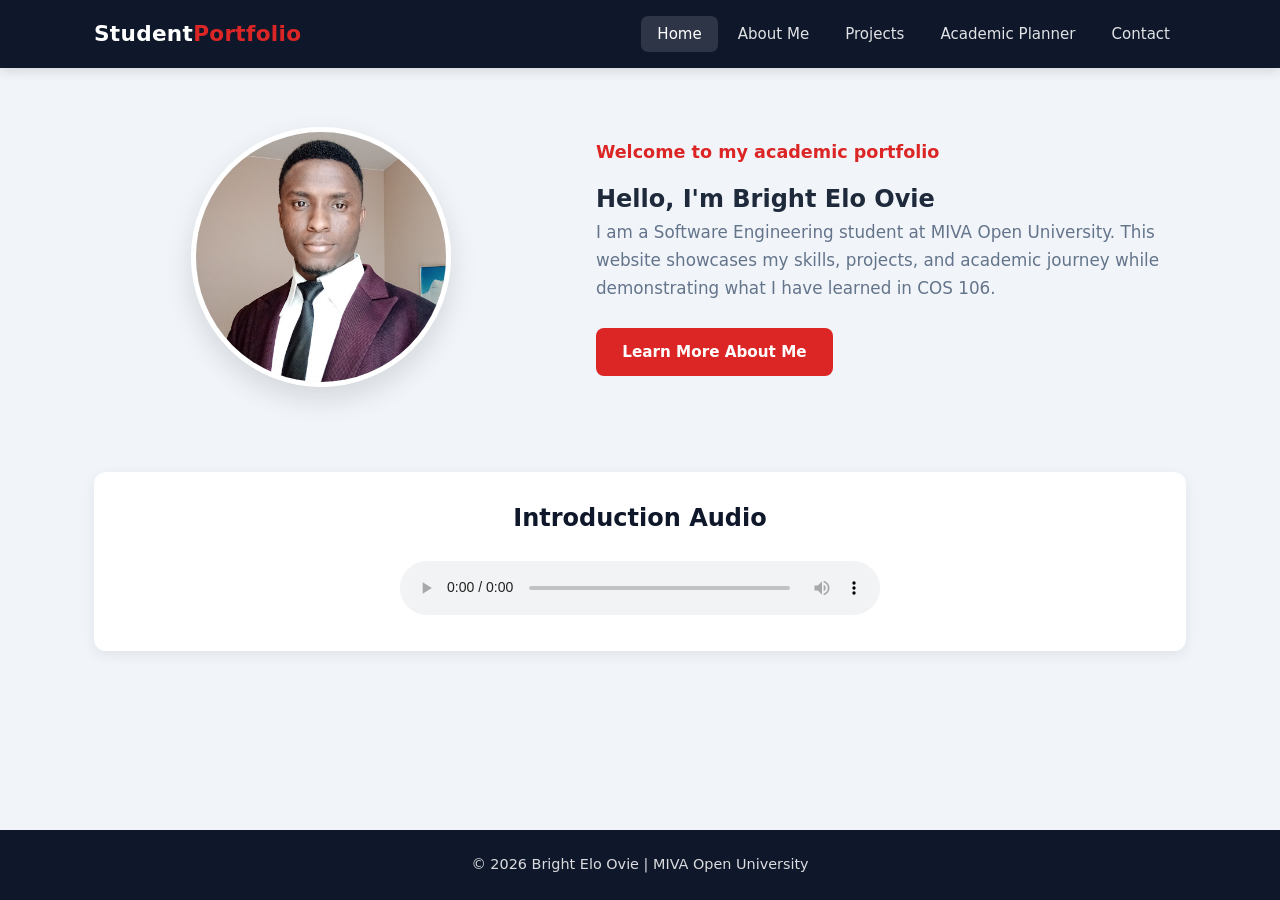
<file: index.html>
<!DOCTYPE html>
<html lang="en">
<head>
  <meta charset="UTF-8">
  <meta name="viewport" content="width=device-width, initial-scale=1.0">
  <title>Home | Student Portfolio</title>
  <link rel="stylesheet" href="css/style.css">
</head>
<body>

  <!-- ===== HEADER ===== -->
  <header>
    <div class="nav-container">
      <div class="logo">Student<span>Portfolio</span></div>
      <button class="hamburger" aria-label="Toggle menu">
        <span></span><span></span><span></span>
      </button>
      <nav>
        <ul class="nav-links">
          <li><a href="index.html" class="active">Home</a></li>
          <li><a href="about.html">About Me</a></li>
          <li><a href="projects.html">Projects</a></li>
          <li><a href="planner.html">Academic Planner</a></li>
          <li><a href="contact.html">Contact</a></li>
        </ul>
      </nav>
    </div>
  </header>

  <main>
    <!-- HERO SECTION -->
    <section class="hero">
      <div class="hero-image-wrapper">
        <img src="images/profile.jpg" alt="My photograph" class="hero-image">
      </div>

      <div class="hero-content">
        <p class="welcome">Welcome to my academic portfolio</p>
        <h2>Hello, I'm <span>Bright Elo Ovie</span></h2>
        <p class="bio">
          I am a Software Engineering student at MIVA Open University. 
          This website showcases my skills, projects, and academic journey 
          while demonstrating what I have learned in COS 106.
        </p>
        <a href="about.html" class="btn btn-primary">Learn More About Me</a>
      </div>
    </section>

    <!-- MULTIMEDIA (required) -->
    <section class="media-section">
      <h2>Introduction Audio</h2>
      <audio controls>
        <source src="https://www.soundhelix.com/examples/mp3/SoundHelix-Song-1.mp3" type="audio/mpeg">
        Your browser does not support the audio element.
      </audio>
    </section>
  </main>

  <footer>
    <p>&copy; 2026 Bright Elo Ovie | MIVA Open University</p>
  </footer>

  <script src="js/script.js"></script>
</body>
</html>
</file>
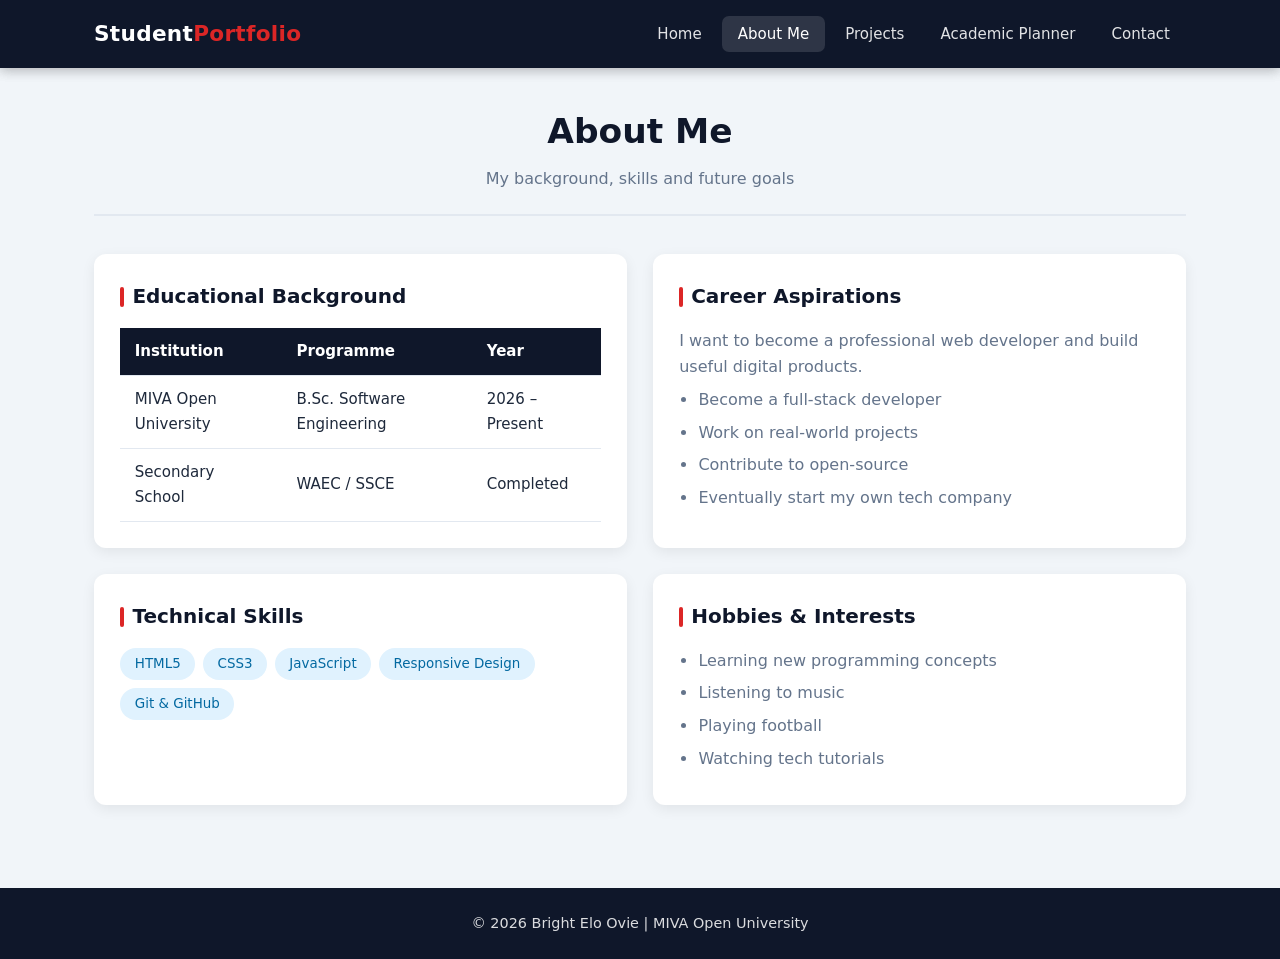
<file: about.html>
<!DOCTYPE html>
<html lang="en">
<head>
  <meta charset="UTF-8">
  <meta name="viewport" content="width=device-width, initial-scale=1.0">
  <title>About Me | Student Portfolio</title>
  <link rel="stylesheet" href="css/style.css">
</head>
<body>

  <!-- Header -->
  <header>
     <!-- Header / Navigation -->
  <header>
    <div class="nav-container">
      <div class="logo">Student<span>Portfolio</span></div>
      <button class="hamburger" aria-label="Toggle menu">
        <span></span><span></span><span></span>
      </button>
      <nav>
        <ul class="nav-links">
          <li><a href="index.html">Home</a></li>
          <li><a href="about.html"class="active">About Me</a></li>
          <li><a href="projects.html">Projects</a></li>
          <li><a href="planner.html">Academic Planner</a></li>
          <li><a href="contact.html">Contact</a></li>
        </ul>
      </nav>
    </div>
  </header>
  </header>

  <main>
    <div class="page-header">
      <h1>About Me</h1>
      <p>My background, skills and future goals</p>
    </div>

    <div class="about-grid">

      <!-- 1. Educational Background (with TABLE) -->
      <article class="about-card">
        <h2>Educational Background</h2>
        <table class="education-table">
          <thead>
            <tr>
              <th>Institution</th>
              <th>Programme</th>
              <th>Year</th>
            </tr>
          </thead>
          <tbody>
            <tr>
              <td>MIVA Open University</td>
              <td>B.Sc. Software Engineering</td>
              <td>2026 – Present</td>
            </tr>
            <tr>
              <td>Secondary School</td>
              <td>WAEC / SSCE</td>
              <td>Completed</td>
            </tr>
          </tbody>
        </table>
      </article>

      <!-- 2. Career Aspirations -->
      <article class="about-card">
        <h2>Career Aspirations</h2>
        <p>I want to become a professional web developer and build useful digital products.</p>
        <ul>
          <li>Become a full-stack developer</li>
          <li>Work on real-world projects</li>
          <li>Contribute to open-source</li>
          <li>Eventually start my own tech company</li>
        </ul>
      </article>

      <!-- 3. Technical Skills -->
      <article class="about-card">
        <h2>Technical Skills</h2>
        <div class="skills-list">
          <span class="skill-tag">HTML5</span>
          <span class="skill-tag">CSS3</span>
          <span class="skill-tag">JavaScript</span>
          <span class="skill-tag">Responsive Design</span>
          <span class="skill-tag">Git & GitHub</span>
        </div>
      </article>

      <!-- 4. Hobbies & Interests -->
      <article class="about-card">
        <h2>Hobbies & Interests</h2>
        <ul>
          <li>Learning new programming concepts</li>
          <li>Listening to music</li>
          <li>Playing football</li>
          <li>Watching tech tutorials</li>
        </ul>
      </article>

    </div>
  </main>

  <footer>
    <p>&copy; 2026 Bright Elo Ovie | MIVA Open University</p>
  </footer>

  <script src="js/script.js"></script>
</body>
</html>
</file>
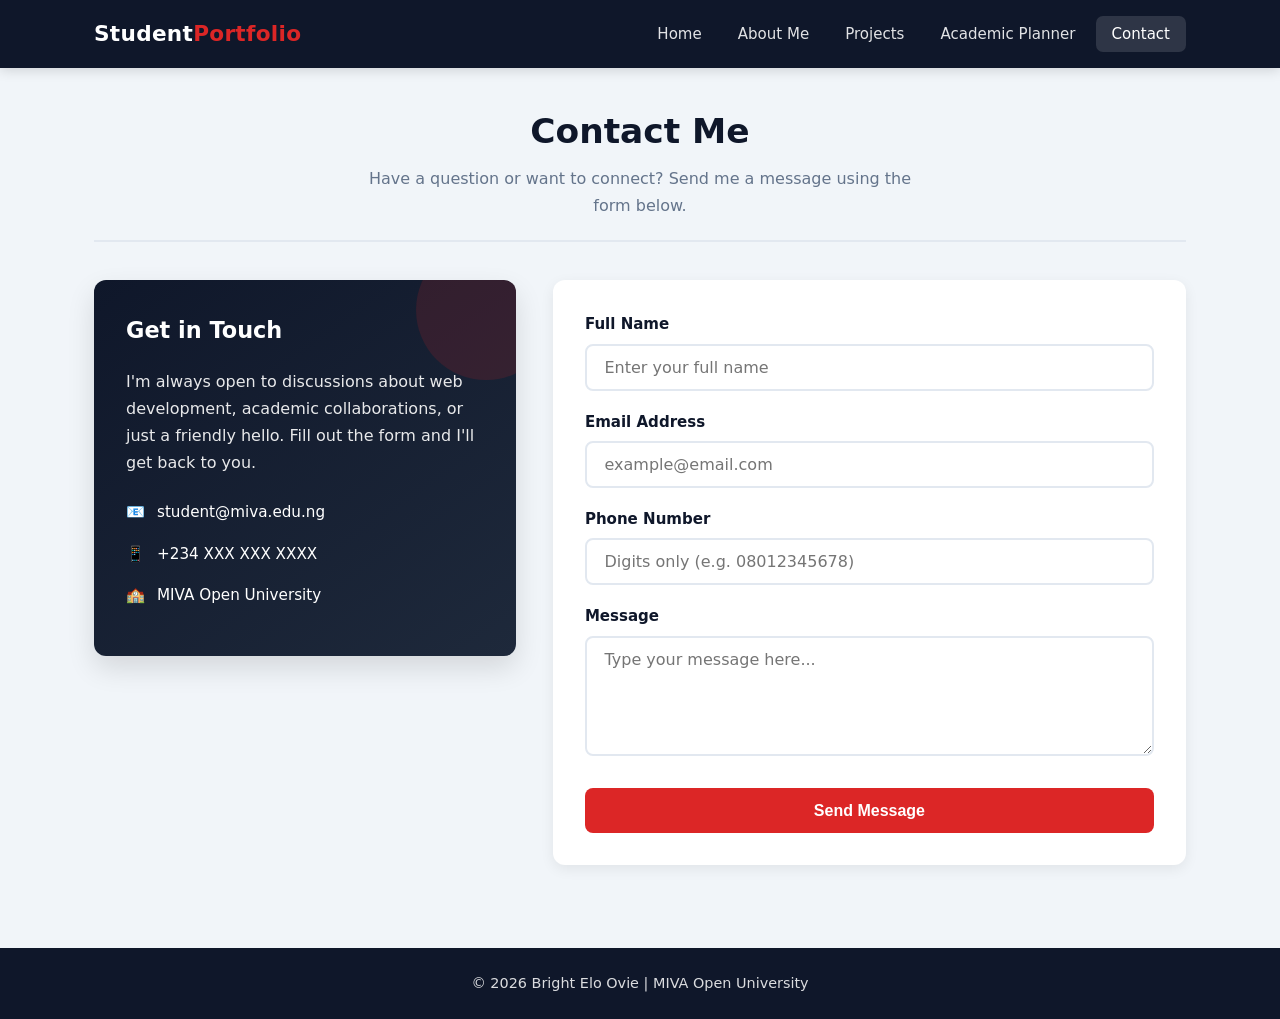
<file: contact.html>
<!DOCTYPE html>
<html lang="en">
<head>
  <meta charset="UTF-8">
  <meta name="viewport" content="width=device-width, initial-scale=1.0">
  <title>Contact | Student Portfolio – COS 106</title>
  <link rel="stylesheet" href="css/style.css">
</head>
<body>

  <!-- Header / Navigation -->
  <header>
    <div class="nav-container">
      <div class="logo">Student<span>Portfolio</span></div>
      <button class="hamburger" aria-label="Toggle menu">
        <span></span><span></span><span></span>
      </button>
      <nav>
        <ul class="nav-links">
          <li><a href="index.html">Home</a></li>
          <li><a href="about.html">About Me</a></li>
          <li><a href="projects.html">Projects</a></li>
          <li><a href="planner.html">Academic Planner</a></li>
          <li><a href="contact.html" class="active">Contact</a></li>
        </ul>
      </nav>
    </div>
  </header>

  <main>
    <div class="page-header">
      <h1>Contact Me</h1>
      <p>Have a question or want to connect? Send me a message using the form below.</p>
    </div>

    <div class="contact-wrapper">

      <!-- Contact Information Card -->
      <aside class="contact-info">
        <h2>Get in Touch</h2>
        <p>
          I'm always open to discussions about web development, academic collaborations, 
          or just a friendly hello. Fill out the form and I'll get back to you.
        </p>
        <div class="contact-detail">
          <span>📧</span>
          <span>student@miva.edu.ng</span>
        </div>
        <div class="contact-detail">
          <span>📱</span>
          <span>+234 XXX XXX XXXX</span>
        </div>
        <div class="contact-detail">
          <span>🏫</span>
          <span>MIVA Open University</span>
        </div>
      </aside>

      <!-- Contact Form with JavaScript Validation -->
      <form id="contact-form" class="contact-form" novalidate>
        
        <!-- Success Message -->
        <div id="form-success" class="form-success"></div>

        <!-- Name -->
        <div class="form-group">
          <label for="name">Full Name</label>
          <input type="text" id="name" name="name" placeholder="Enter your full name">
          <div class="error">Name is required</div>
        </div>

        <!-- Email -->
        <div class="form-group">
          <label for="email">Email Address</label>
          <input type="email" id="email" name="email" placeholder="example@email.com">
          <div class="error">Please enter a valid email</div>
        </div>

        <!-- Phone -->
        <div class="form-group">
          <label for="phone">Phone Number</label>
          <input type="tel" id="phone" name="phone" placeholder="Digits only (e.g. 08012345678)">
          <div class="error">Phone number should contain only digits</div>
        </div>

        <!-- Message -->
        <div class="form-group">
          <label for="message">Message</label>
          <textarea id="message" name="message" placeholder="Type your message here..."></textarea>
          <div class="error">Message is required</div>
        </div>

        <button type="submit" class="btn btn-primary">Send Message</button>
      </form>

    </div>
  </main>

  <footer>
    <p>&copy; 2026 Bright Elo Ovie | MIVA Open University</p>
  </footer>

  <script src="js/script.js"></script>
</body>
</html>
</file>
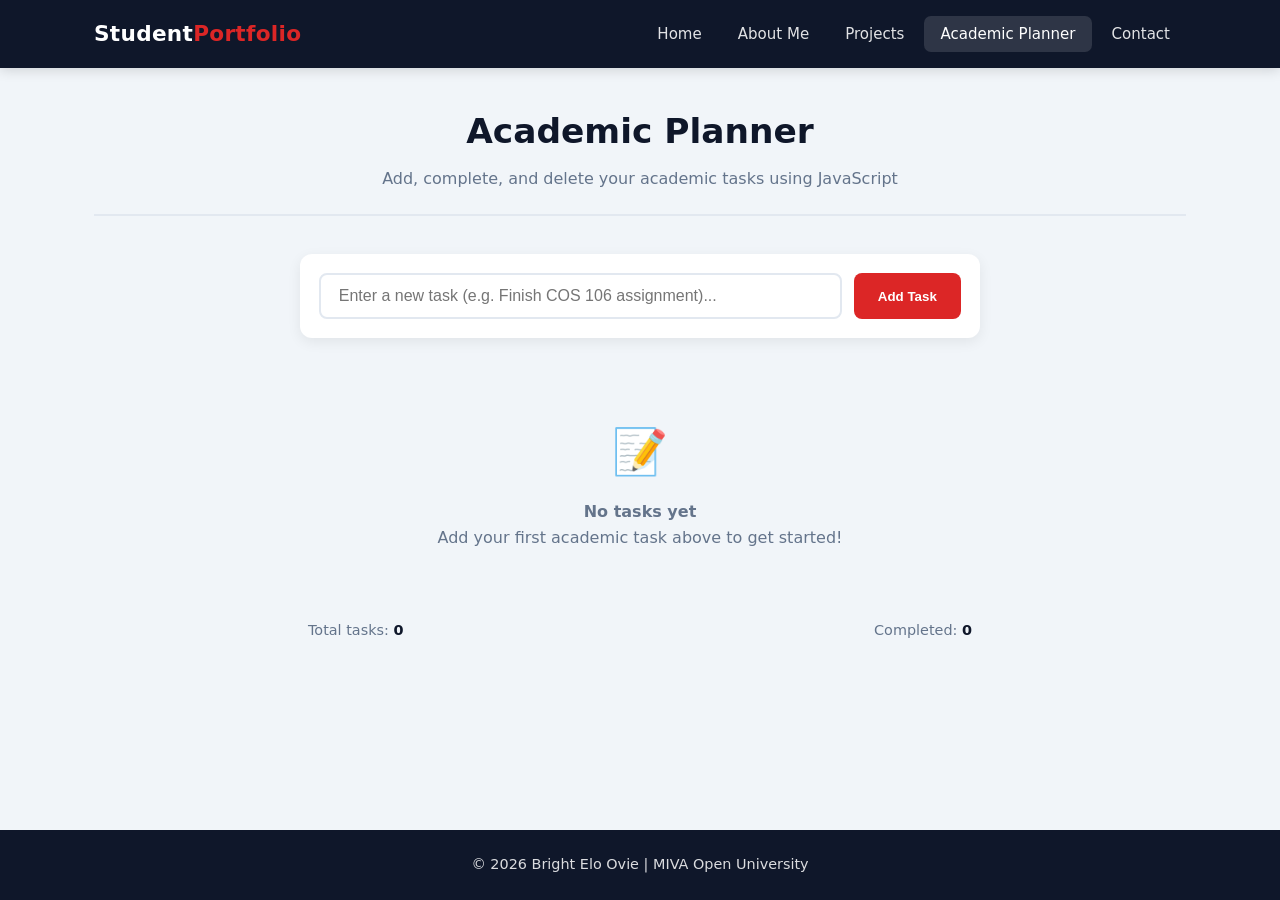
<file: planner.html>
<!DOCTYPE html>
<html lang="en">
<head>
  <meta charset="UTF-8">
  <meta name="viewport" content="width=device-width, initial-scale=1.0">
  <title>Academic Planner | Student Portfolio – COS 106</title>
  <link rel="stylesheet" href="css/style.css">
</head>
<body>

  <!-- Header / Navigation -->
  <header>
    <div class="nav-container">
      <div class="logo">Student<span>Portfolio</span></div>
      <button class="hamburger" aria-label="Toggle menu">
        <span></span><span></span><span></span>
      </button>
      <nav>
        <ul class="nav-links">
          <li><a href="index.html">Home</a></li>
          <li><a href="about.html">About Me</a></li>
          <li><a href="projects.html">Projects</a></li>
          <li><a href="planner.html" class="active">Academic Planner</a></li>
          <li><a href="contact.html">Contact</a></li>
        </ul>
      </nav>
    </div>
  </header>

  <main>
    <div class="page-header">
      <h1>Academic Planner</h1>
      <p>Add, complete, and delete your academic tasks using JavaScript</p>
    </div>

    <div class="planner-container">

      <!-- Add Task Form -->
      <form id="task-form" class="planner-form">
        <input 
          type="text" 
          id="task-input" 
          placeholder="Enter a new task (e.g. Finish COS 106 assignment)..." 
          required 
          autocomplete="off"
        >
        <button type="submit">Add Task</button>
      </form>

      <!-- Task List (populated by JavaScript) -->
      <ul id="task-list" class="task-list"></ul>

      <!-- Empty State -->
      <div id="empty-state" class="empty-state" style="display: none;">
        <p>📝</p>
        <p><strong>No tasks yet</strong></p>
        <p>Add your first academic task above to get started!</p>
      </div>

      <!-- Task Statistics -->
      <div class="task-stats">
        <span>Total tasks: <strong id="task-count">0</strong></span>
        <span>Completed: <strong id="completed-count">0</strong></span>
      </div>

    </div>
  </main>

  <footer>
    <p>&copy; 2026 Bright Elo Ovie | MIVA Open University</p>
  </footer>

  <script src="js/script.js"></script>
</body>
</html>
</file>
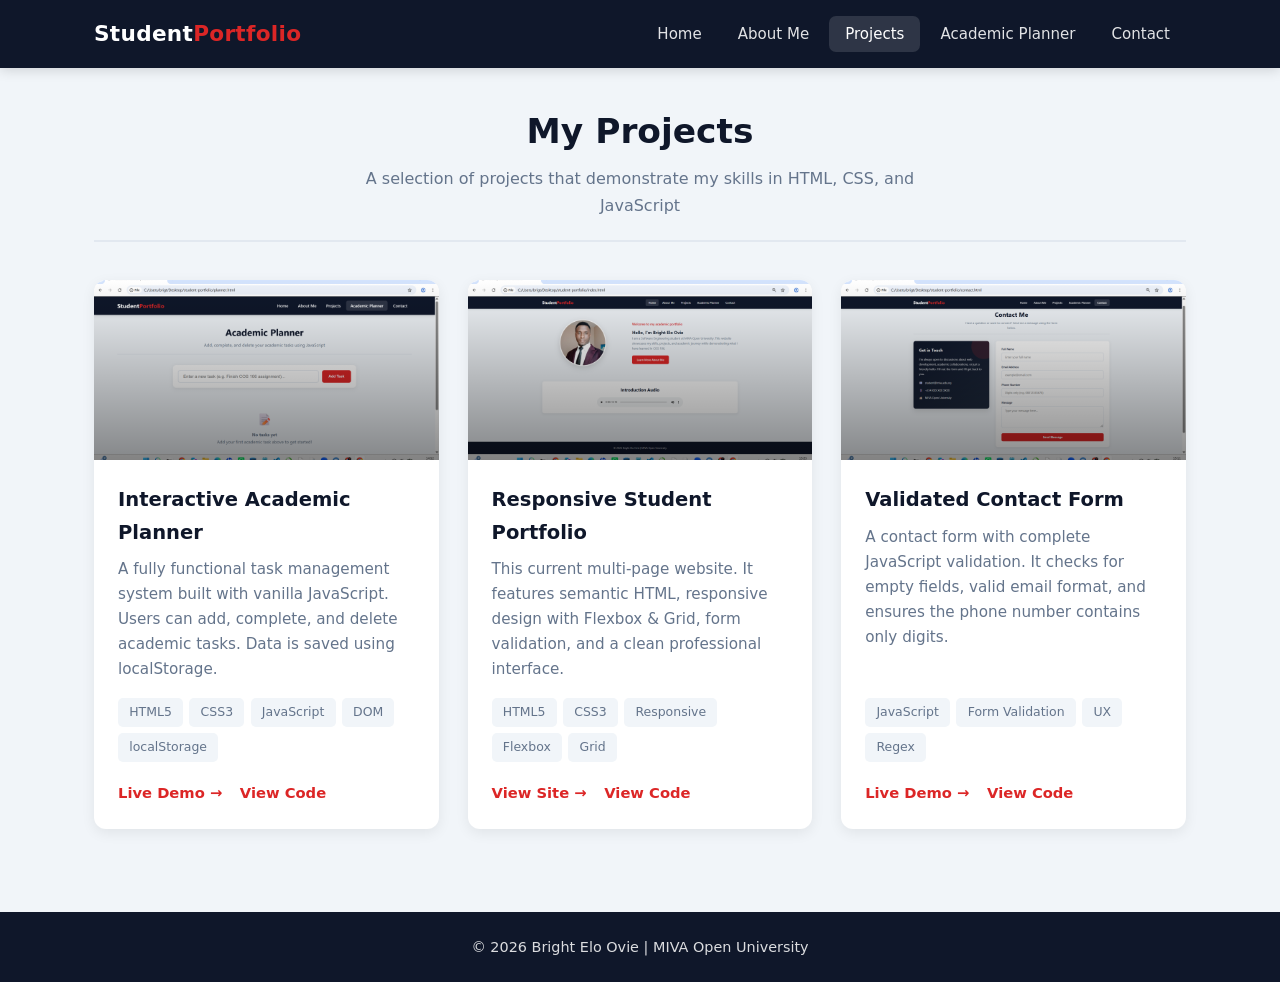
<file: projects.html>
<!DOCTYPE html>
<html lang="en">
<head>
  <meta charset="UTF-8">
  <meta name="viewport" content="width=device-width, initial-scale=1.0">
  <title>Projects | Student Portfolio – COS 106</title>
  <link rel="stylesheet" href="css/style.css">
</head>
<body>

  <header>
    <div class="nav-container">
      <div class="logo">Student<span>Portfolio</span></div>
      <button class="hamburger" aria-label="Toggle menu">
        <span></span><span></span><span></span>
      </button>
      <nav>
        <ul class="nav-links">
          <li><a href="index.html">Home</a></li>
          <li><a href="about.html">About Me</a></li>
          <li><a href="projects.html" class="active">Projects</a></li>
          <li><a href="planner.html">Academic Planner</a></li>
          <li><a href="contact.html">Contact</a></li>
        </ul>
      </nav>
    </div>
  </header>

  <main>
    <div class="page-header">
      <h1>My Projects</h1>
      <p>A selection of projects that demonstrate my skills in HTML, CSS, and JavaScript</p>
    </div>

    <div class="projects-grid">

      <!-- Project 1: Academic Planner -->
      <article class="project-card">
        <div class="project-img" style="background: linear-gradient(135deg, #0f172a, #dc2626);">
          
          <img src="images/planner.png" alt="Academic Planner Screenshot" 
               onerror="this.style.display='none'; this.parentElement.innerHTML='📋';">
        </div>
        <div class="project-body">
          <h3>Interactive Academic Planner</h3>
          <p>
            A fully functional task management system built with vanilla JavaScript. 
            Users can add, complete, and delete academic tasks. Data is saved using localStorage.
          </p>
          <div class="project-tags">
            <span class="project-tag">HTML5</span>
            <span class="project-tag">CSS3</span>
            <span class="project-tag">JavaScript</span>
            <span class="project-tag">DOM</span>
            <span class="project-tag">localStorage</span>
          </div>
          <div class="project-links">
            <a href="planner.html">Live Demo →</a>
            <a href="https://github.com/brightovie9-web/my-website/blob/main/planner.html" target="_blank" rel="noopener">View Code</a>
          </div>
        </div>
      </article>

      <!-- Project 2: Student Portfolio -->
      <article class="project-card">
        <div class="project-img" style="background: linear-gradient(135deg, #1e293b, #0ea5e9);">
          <img src="images/my website.png" alt="Portfolio Website Screenshot" 
               onerror="this.style.display='none'; this.parentElement.innerHTML='🌐';">
        </div>
        <div class="project-body">
          <h3>Responsive Student Portfolio</h3>
          <p>
            This current multi-page website. It features semantic HTML, responsive design 
            with Flexbox & Grid, form validation, and a clean professional interface.
          </p>
          <div class="project-tags">
            <span class="project-tag">HTML5</span>
            <span class="project-tag">CSS3</span>
            <span class="project-tag">Responsive</span>
            <span class="project-tag">Flexbox</span>
            <span class="project-tag">Grid</span>
          </div>
          <div class="project-links">
            <a href="index.html">View Site →</a>
            <a href="https://github.com/brightovie9-web/my-website/blob/main/index.html" target="_blank" rel="noopener">View Code</a>
          </div>
        </div>
      </article>

      <!-- Project 3: Contact Form System -->
      <article class="project-card">
        <div class="project-img" style="background: linear-gradient(135deg, #064e3b, #10b981);">
          <img src="images/contact.png" alt="Contact Form Screenshot" 
               onerror="this.style.display='none'; this.parentElement.innerHTML='📨';">
        </div>
        <div class="project-body">
          <h3>Validated Contact Form</h3>
          <p>
            A contact form with complete JavaScript validation. It checks for empty fields, 
            valid email format, and ensures the phone number contains only digits.
          </p>
          <div class="project-tags">
            <span class="project-tag">JavaScript</span>
            <span class="project-tag">Form Validation</span>
            <span class="project-tag">UX</span>
            <span class="project-tag">Regex</span>
          </div>
          <div class="project-links">
            <a href="contact.html">Live Demo →</a>
            <a href="https://github.com/brightovie9-web/my-website/blob/main/contact.html" target="_blank" rel="noopener">View Code</a>
          </div>
        </div>
      </article>

    </div>
  </main>

  <footer>
    <p>&copy; 2026 Bright Elo Ovie | MIVA Open University</p>
  </footer>

  <script src="js/script.js"></script>
</body>
</html>
</file>
<file: css/style.css>
:root {
  --primary: #0f172a;
  --primary-light: #1e293b;
  --accent: #dc2626;
  --accent-hover: #b91c1c;
  --bg: #f1f5f9;
  --card: #ffffff;
  --text: #1e293b;
  --muted: #64748b;
  --border: #e2e8f0;
  --success: #16a34a;
  --radius: 12px;
  --shadow: 0 4px 14px rgba(0,0,0,0.07);
  --shadow-hover: 0 12px 28px rgba(0,0,0,0.12);
  --transition: 0.28s cubic-bezier(0.4, 0, 0.2, 1);
}

*, *::before, *::after { box-sizing: border-box; margin: 0; padding: 0; }

body {
  font-family: 'Segoe UI', system-ui, -apple-system, sans-serif;
  background: var(--bg);
  color: var(--text);
  line-height: 1.65;
  min-height: 100vh;
  display: flex;
  flex-direction: column;
}

img { max-width: 100%; display: block; }
a { text-decoration: none; color: inherit; transition: var(--transition); }
ul { list-style: none; }

/* ========== HEADER ========== */
header {
  background: var(--primary);
  color: #fff;
  position: sticky;
  top: 0;
  z-index: 1000;
  box-shadow: 0 2px 12px rgba(0,0,0,0.15);
}

.nav-container {
  max-width: 1140px;
  margin: 0 auto;
  padding: 0 1.5rem;
  height: 68px;
  display: flex;
  align-items: center;
  justify-content: space-between;
}

.logo {
  font-size: 1.35rem;
  font-weight: 700;
  letter-spacing: 0.3px;
}
.logo span { color: var(--accent); }

.nav-links { display: flex; gap: 0.25rem; }

.nav-links a {
  color: rgba(255,255,255,0.88);
  padding: 0.55rem 1rem;
  border-radius: 7px;
  font-size: 0.94rem;
  font-weight: 500;
}
.nav-links a:hover,
.nav-links a.active {
  background: rgba(255,255,255,0.13);
  color: #fff;
}

.hamburger {
  display: none;
  flex-direction: column;
  gap: 5px;
  background: none;
  border: none;
  cursor: pointer;
  padding: 6px;
}
.hamburger span {
  width: 23px;
  height: 2.5px;
  background: #fff;
  border-radius: 2px;
  transition: var(--transition);
}

/* ========== MAIN ========== */
main {
  flex: 1;
  max-width: 1140px;
  width: 100%;
  margin: 0 auto;
  padding: 2.2rem 1.5rem;
}

/* ========== HOMEPAGE ========== */
.hero {
  display: grid;
  grid-template-columns: 1fr 1.3fr;
  gap: 3rem;
  align-items: center;
  padding: 1.5rem 0 2.5rem;
}

.hero-image-wrapper {
  display: flex;
  justify-content: center;
  position: relative;
}

.hero-image {
  width: 260px;
  height: 260px;
  border-radius: 50%;
  object-fit: cover;
  border: 5px solid #fff;
  box-shadow: var(--shadow-hover);
}

.hero-badge {
  position: absolute;
  bottom: 12px;
  right: 18%;
  background: var(--accent);
  color: #fff;
  padding: 0.35rem 0.9rem;
  border-radius: 50px;
  font-size: 0.82rem;
  font-weight: 600;
  box-shadow: 0 4px 10px rgba(220,38,38,0.3);
}

.hero-content h1 {
  font-size: 2.5rem;
  line-height: 1.2;
  color: var(--primary);
  margin-bottom: 0.7rem;
}
.hero-content .welcome {
  color: var(--accent);
  font-weight: 600;
  font-size: 1.1rem;
  margin-bottom: 0.8rem;
}
.hero-content .bio {
  color: var(--muted);
  margin-bottom: 1.6rem;
  font-size: 1.05rem;
}

.btn {
  display: inline-block;
  padding: 0.72rem 1.65rem;
  border-radius: 8px;
  font-weight: 600;
  font-size: 0.95rem;
  border: none;
  cursor: pointer;
  transition: var(--transition);
}

.btn-primary {
  background: var(--accent);
  color: #fff;
}
.btn-primary:hover {
  background: var(--accent-hover);
  transform: translateY(-2px);
  box-shadow: 0 8px 18px rgba(220,38,38,0.28);
}

.btn-outline {
  background: transparent;
  border: 2px solid var(--primary);
  color: var(--primary);
  margin-left: 0.7rem;
}
.btn-outline:hover {
  background: var(--primary);
  color: #fff;
}

.stats {
  display: grid;
  grid-template-columns: repeat(3, 1fr);
  gap: 1.4rem;
  margin-top: 2.5rem;
}
.stat-card {
  background: var(--card);
  padding: 1.45rem;
  border-radius: var(--radius);
  text-align: center;
  box-shadow: var(--shadow);
  transition: var(--transition);
}
.stat-card:hover {
  transform: translateY(-5px);
  box-shadow: var(--shadow-hover);
}
.stat-card .number {
  font-size: 1.9rem;
  font-weight: 700;
  color: var(--accent);
}
.stat-card .label {
  color: var(--muted);
  font-size: 0.9rem;
  margin-top: 0.25rem;
}

/* ========== PAGE HEADER ========== */
.page-header {
  text-align: center;
  margin-bottom: 2.4rem;
  padding-bottom: 1.3rem;
  border-bottom: 2px solid var(--border);
}
.page-header h1 {
  font-size: 2.15rem;
  color: var(--primary);
  margin-bottom: 0.4rem;
}
.page-header p {
  color: var(--muted);
  max-width: 560px;
  margin: 0 auto;
}

/* ========== ABOUT ========== */
.about-grid {
  display: grid;
  grid-template-columns: 1fr 1fr;
  gap: 1.6rem;
}
.about-card {
  background: var(--card);
  padding: 1.65rem;
  border-radius: var(--radius);
  box-shadow: var(--shadow);
  transition: var(--transition);
}
.about-card:hover {
  transform: translateY(-4px);
  box-shadow: var(--shadow-hover);
}
.about-card h2 {
  color: var(--primary);
  font-size: 1.25rem;
  margin-bottom: 0.9rem;
  display: flex;
  align-items: center;
  gap: 0.5rem;
}
.about-card h2::before {
  content: '';
  width: 4px;
  height: 20px;
  background: var(--accent);
  border-radius: 2px;
}
.about-card p, .about-card li { color: var(--muted); margin-bottom: 0.4rem; }
.about-card ul { padding-left: 1.2rem; }
.about-card ul li { list-style: disc; }

.skills-list {
  display: flex;
  flex-wrap: wrap;
  gap: 0.5rem;
  margin-top: 0.7rem;
}
.skill-tag {
  background: #e0f2fe;
  color: #0369a1;
  padding: 0.32rem 0.9rem;
  border-radius: 50px;
  font-size: 0.84rem;
  font-weight: 500;
  transition: var(--transition);
}
.skill-tag:hover {
  background: var(--primary);
  color: #fff;
  transform: scale(1.05);
}

.education-table {
  width: 100%;
  border-collapse: collapse;
  margin-top: 0.7rem;
  font-size: 0.94rem;
}
.education-table th,
.education-table td {
  padding: 0.7rem 0.9rem;
  text-align: left;
  border-bottom: 1px solid var(--border);
}
.education-table th {
  background: var(--primary);
  color: #fff;
  font-weight: 600;
}
.education-table tr:hover td { background: #f1f5f9; }

/* ========== PROJECTS (Enhanced) ========== */
.projects-grid {
  display: grid;
  grid-template-columns: repeat(auto-fit, minmax(310px, 1fr));
  gap: 1.8rem;
}

.project-card {
  background: var(--card);
  border-radius: var(--radius);
  overflow: hidden;
  box-shadow: var(--shadow);
  transition: var(--transition);
  display: flex;
  flex-direction: column;
  position: relative;
}
.project-card:hover {
  transform: translateY(-8px);
  box-shadow: var(--shadow-hover);
}

.project-img {
  height: 180px;
  display: flex;
  align-items: center;
  justify-content: center;
  font-size: 3rem;
  color: #fff;
  position: relative;
  overflow: hidden;
  transition: var(--transition);
}
.project-card:hover .project-img {
  transform: scale(1.03);
}
.project-img::after {
  content: '';
  position: absolute;
  inset: 0;
  background: linear-gradient(to top, rgba(0,0,0,0.45), transparent);
}

.project-body {
  padding: 1.5rem;
  flex: 1;
  display: flex;
  flex-direction: column;
}
.project-body h3 {
  color: var(--primary);
  font-size: 1.22rem;
  margin-bottom: 0.5rem;
}
.project-body p {
  color: var(--muted);
  font-size: 0.95rem;
  margin-bottom: 1rem;
  flex: 1;
}

.project-tags {
  display: flex;
  flex-wrap: wrap;
  gap: 0.4rem;
  margin-bottom: 1.2rem;
}
.project-tag {
  background: #f1f5f9;
  color: var(--muted);
  padding: 0.25rem 0.7rem;
  border-radius: 5px;
  font-size: 0.78rem;
  font-weight: 500;
  transition: var(--transition);
}
.project-card:hover .project-tag {
  background: #e2e8f0;
}

.project-links {
  display: flex;
  gap: 1.1rem;
}
.project-links a {
  font-size: 0.92rem;
  font-weight: 600;
  color: var(--accent);
  position: relative;
}
.project-links a::after {
  content: '';
  position: absolute;
  bottom: -2px;
  left: 0;
  width: 0;
  height: 2px;
  background: var(--accent);
  transition: width 0.25s ease;
}
.project-links a:hover::after {
  width: 100%;
}

/* ========== ACADEMIC PLANNER (Enhanced) ========== */
.planner-container {
  max-width: 680px;
  margin: 0 auto;
}

.planner-form {
  display: flex;
  gap: 0.75rem;
  margin-bottom: 1.6rem;
  background: var(--card);
  padding: 1.2rem;
  border-radius: var(--radius);
  box-shadow: var(--shadow);
  transition: var(--transition);
}
.planner-form:focus-within {
  box-shadow: 0 6px 20px rgba(15,23,42,0.1);
}
.planner-form input {
  flex: 1;
  padding: 0.75rem 1.1rem;
  border: 2px solid var(--border);
  border-radius: 8px;
  font-size: 1rem;
  transition: var(--transition);
}
.planner-form input:focus {
  outline: none;
  border-color: var(--primary);
  box-shadow: 0 0 0 3px rgba(15,23,42,0.08);
}
.planner-form button {
  background: var(--accent);
  color: #fff;
  border: none;
  padding: 0 1.5rem;
  border-radius: 8px;
  font-weight: 600;
  cursor: pointer;
  transition: var(--transition);
}
.planner-form button:hover {
  background: var(--accent-hover);
  transform: translateY(-1px);
}

.task-list {
  background: var(--card);
  border-radius: var(--radius);
  box-shadow: var(--shadow);
  overflow: hidden;
}

.task-item {
  display: flex;
  align-items: center;
  padding: 1rem 1.25rem;
  border-bottom: 1px solid var(--border);
  transition: var(--transition);
  animation: slideIn 0.3s ease;
}
.task-item:last-child { border-bottom: none; }
.task-item:hover { background: #f8fafc; }

.task-item.completed {
  background: #f0fdf4;
}
.task-item.completed .task-text {
  text-decoration: line-through;
  color: var(--muted);
}

.task-checkbox {
  width: 20px;
  height: 20px;
  margin-right: 1rem;
  cursor: pointer;
  accent-color: var(--success);
  transition: transform 0.2s ease;
}
.task-checkbox:hover { transform: scale(1.15); }

.task-text {
  flex: 1;
  font-size: 0.98rem;
  transition: var(--transition);
}

.task-delete {
  background: none;
  border: none;
  color: #ef4444;
  cursor: pointer;
  font-size: 1.1rem;
  padding: 0.3rem 0.55rem;
  border-radius: 6px;
  opacity: 0.65;
  transition: var(--transition);
}
.task-delete:hover {
  background: #fee2e2;
  opacity: 1;
  transform: scale(1.1);
}

.empty-state {
  text-align: center;
  padding: 3.2rem 1.5rem;
  color: var(--muted);
}
.empty-state p:first-child {
  font-size: 2.8rem;
  margin-bottom: 0.6rem;
}

.task-stats {
  display: flex;
  justify-content: space-between;
  margin-top: 1rem;
  font-size: 0.9rem;
  color: var(--muted);
  padding: 0 0.5rem;
}
.task-stats strong {
  color: var(--primary);
}

/* ========== CONTACT (Enhanced) ========== */
.contact-wrapper {
  display: grid;
  grid-template-columns: 1fr 1.5fr;
  gap: 2.3rem;
  align-items: start;
}

.contact-info {
  background: linear-gradient(145deg, var(--primary), #1e293b);
  color: #fff;
  padding: 2rem;
  border-radius: var(--radius);
  box-shadow: var(--shadow-hover);
  position: relative;
  overflow: hidden;
}
.contact-info::before {
  content: '';
  position: absolute;
  top: -40px;
  right: -40px;
  width: 140px;
  height: 140px;
  background: rgba(220,38,38,0.15);
  border-radius: 50%;
}
.contact-info h2 {
  margin-bottom: 1.15rem;
  font-size: 1.4rem;
  position: relative;
}
.contact-info p {
  opacity: 0.9;
  margin-bottom: 1.5rem;
  line-height: 1.7;
  position: relative;
}
.contact-detail {
  display: flex;
  align-items: center;
  gap: 0.75rem;
  margin-bottom: 1rem;
  font-size: 0.95rem;
  position: relative;
}

.contact-form {
  background: var(--card);
  padding: 2rem;
  border-radius: var(--radius);
  box-shadow: var(--shadow);
  transition: var(--transition);
}
.contact-form:focus-within {
  box-shadow: 0 8px 25px rgba(15,23,42,0.1);
}

.form-group {
  margin-bottom: 1.2rem;
  position: relative;
}
.form-group label {
  display: block;
  font-weight: 600;
  margin-bottom: 0.4rem;
  color: var(--primary);
  font-size: 0.94rem;
}
.form-group input,
.form-group textarea {
  width: 100%;
  padding: 0.75rem 1.1rem;
  border: 2px solid var(--border);
  border-radius: 8px;
  font-size: 1rem;
  font-family: inherit;
  transition: var(--transition);
  background: #fff;
}
.form-group input:focus,
.form-group textarea:focus {
  outline: none;
  border-color: var(--primary);
  box-shadow: 0 0 0 3px rgba(15,23,42,0.08);
}
.form-group textarea {
  min-height: 120px;
  resize: vertical;
}

.form-group .error {
  color: #ef4444;
  font-size: 0.84rem;
  margin-top: 0.35rem;
  display: none;
  animation: fadeIn 0.25s ease;
}
.form-group.error input,
.form-group.error textarea {
  border-color: #ef4444;
  background: #fef2f2;
}
.form-group.error .error { display: block; }

.form-success {
  background: #dcfce7;
  color: #166534;
  padding: 1rem 1.2rem;
  border-radius: 8px;
  margin-bottom: 1.3rem;
  display: none;
  font-weight: 500;
  animation: slideDown 0.35s ease;
  border-left: 4px solid var(--success);
}

.contact-form .btn-primary {
  width: 100%;
  padding: 0.85rem;
  font-size: 1rem;
  margin-top: 0.3rem;
}

/* ========== MEDIA + FOOTER ========== */
.media-section {
  margin-top: 2.8rem;
  background: var(--card);
  padding: 1.7rem;
  border-radius: var(--radius);
  box-shadow: var(--shadow);
  text-align: center;
}
.media-section h2 {
  color: var(--primary);
  margin-bottom: 0.9rem;
}
.media-section audio {
  width: 100%;
  max-width: 480px;
  margin-top: 0.5rem;
}

footer {
  background: var(--primary);
  color: rgba(255,255,255,0.85);
  text-align: center;
  padding: 1.45rem;
  margin-top: 3rem;
  font-size: 0.9rem;
}

/* ========== ANIMATIONS ========== */
@keyframes slideIn {
  from { opacity: 0; transform: translateY(10px); }
  to { opacity: 1; transform: translateY(0); }
}
@keyframes fadeIn {
  from { opacity: 0; }
  to { opacity: 1; }
}
@keyframes slideDown {
  from { opacity: 0; transform: translateY(-8px); }
  to { opacity: 1; transform: translateY(0); }
}

/* ========== RESPONSIVE ========== */
@media (max-width: 900px) {
  .hero {
    grid-template-columns: 1fr;
    text-align: center;
    gap: 2rem;
  }
  .hero-image { width: 210px; height: 210px; }
  .hero-badge { right: 28%; }
  .about-grid,
  .contact-wrapper { grid-template-columns: 1fr; }
  .stats { grid-template-columns: 1fr; }
}

@media (max-width: 768px) {
  .hamburger { display: flex; }
  .nav-links {
    position: fixed;
    top: 68px;
    left: 0;
    right: 0;
    background: var(--primary-light);
    flex-direction: column;
    padding: 1rem;
    gap: 0.2rem;
    transform: translateY(-130%);
    opacity: 0;
    transition: var(--transition);
    box-shadow: var(--shadow-hover);
  }
  .nav-links.open {
    transform: translateY(0);
    opacity: 1;
  }
  .nav-links a { padding: 0.85rem 1rem; }

  .hero-content h1 { font-size: 1.95rem; }
  .page-header h1 { font-size: 1.75rem; }
  .planner-form { flex-direction: column; }
  .btn-outline {
    margin-left: 0;
    margin-top: 0.7rem;
  }
}

@media (max-width: 480px) {
  main { padding: 1.3rem 1rem; }
  .hero-image { width: 175px; height: 175px; }
  .project-links { flex-direction: column; gap: 0.4rem; }
}
</file>
